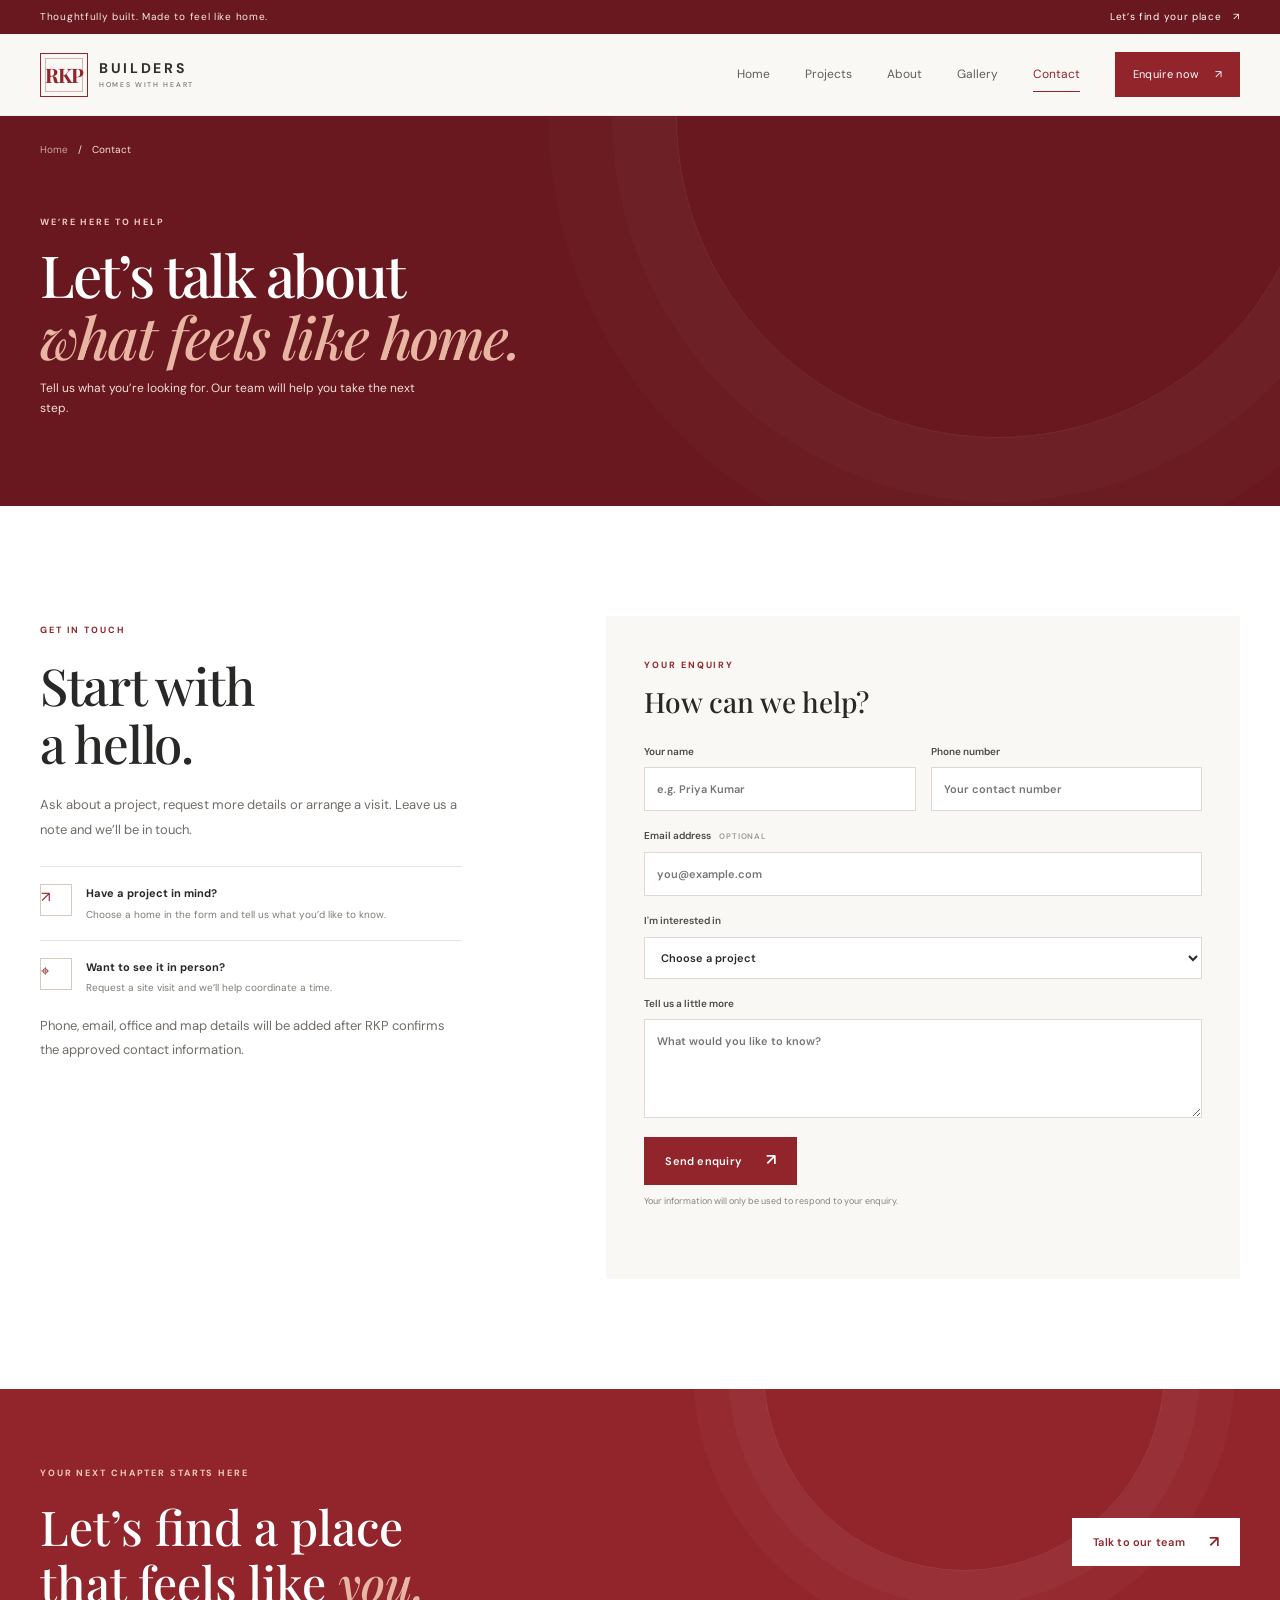
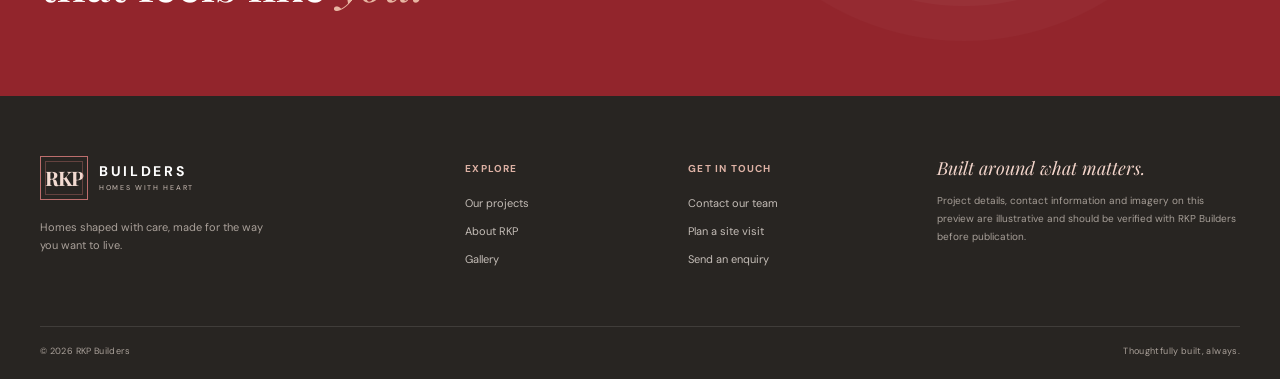
<file: contact.html>
<!doctype html><html lang="en"><head><meta charset="utf-8"><meta name="viewport" content="width=device-width,initial-scale=1"><meta name="theme-color" content="#8f2028"><meta name="description" content="Talk to RKP Builders about your next home."><title>Contact | RKP Builders</title><link rel="preconnect" href="https://fonts.googleapis.com"><link rel="preconnect" href="https://fonts.gstatic.com" crossorigin><link href="https://fonts.googleapis.com/css2?family=DM+Sans:wght@400;500;600;700&family=Playfair+Display:wght@500;600;700&display=swap" rel="stylesheet"><link rel="stylesheet" href="styles.css"></head><body data-page="contact"><div id="site-header"></div><main id="app"></main><div id="site-footer"></div><script src="app.js"></script></body></html>
</file>
<file: styles.css>
:root{--red:#92252c;--red-dark:#68181e;--red-soft:#b84b4f;--ink:#292826;--muted:#77736d;--paper:#faf8f5;--white:#fff;--line:#e8e3dc;--serif:'Playfair Display',Georgia,serif;--sans:'DM Sans',Arial,sans-serif;--ease:cubic-bezier(.22,.68,0,1.04)}
*{box-sizing:border-box}html{scroll-behavior:smooth;scroll-padding-top:100px}body{margin:0;background:var(--paper);color:var(--ink);font-family:var(--sans);font-size:15px;line-height:1.65;-webkit-font-smoothing:antialiased}body.menu-open{overflow:hidden}img{display:block;width:100%;height:100%;object-fit:cover}a{color:inherit;text-decoration:none}button,input,textarea,select{font:inherit}button{color:inherit}.container{width:min(1200px,calc(100% - 80px));margin-inline:auto}.topline{background:var(--red-dark);color:#f5eae7;font-size:10px;letter-spacing:.07em}.topline-inner{min-height:34px;display:flex;justify-content:space-between;align-items:center}.topline a{color:#fff}.topline a span{margin-left:8px}.header{height:82px;background:rgba(250,248,245,.97);position:sticky;top:0;z-index:20;border-bottom:1px solid rgba(58,48,39,.06);transition:box-shadow .3s,background .3s}.header.scrolled{box-shadow:0 6px 26px #2d1c1712;background:#faf8f5f7}.nav-wrap{height:100%;display:flex;align-items:center;justify-content:space-between}.brand{display:flex;align-items:center;gap:11px}.brand-mark{width:48px;height:44px;display:grid;place-items:center;border:1px solid var(--red);color:var(--red);font-family:var(--serif);font-weight:700;font-size:20px;letter-spacing:-1px;position:relative}.brand-mark:after{content:"";position:absolute;inset:4px;border:1px solid #92252c55}.brand-text{font-size:14px;letter-spacing:.19em;line-height:1;font-weight:700;color:#302d2a}.brand-text small{display:block;font-size:7px;letter-spacing:.24em;font-weight:500;color:var(--muted);margin-top:6px}.nav{display:flex;align-items:center;gap:35px}.nav>a:not(.nav-cta){font-size:12px;color:#615d58;position:relative;padding:12px 0;transition:color .2s}.nav>a:not(.nav-cta):after{content:"";position:absolute;bottom:4px;left:0;width:100%;height:1px;background:var(--red);transform:scaleX(0);transform-origin:right;transition:transform .3s var(--ease)}.nav>a:not(.nav-cta):hover,.nav>a.active{color:var(--red)}.nav>a:not(.nav-cta):hover:after,.nav>a.active:after{transform:scaleX(1);transform-origin:left}.nav-cta{background:var(--red);color:white;padding:13px 18px;font-size:11px;letter-spacing:.03em;transition:background .2s,transform .2s}.nav-cta:hover{background:var(--red-dark);transform:translateY(-2px)}.nav-cta span{margin-left:12px}.menu-toggle{display:none}.hero{height:min(690px,calc(100svh - 116px));min-height:590px;position:relative;background:#302b25;color:white;overflow:hidden}.hero-image,.hero-shade{position:absolute;inset:0}.hero-image img{object-position:center 58%;animation:heroImage 1.7s cubic-bezier(.2,.65,.25,1) both;transform:scale(1.05)}.hero-shade{background:linear-gradient(90deg,rgba(27,24,21,.7),rgba(27,24,21,.3) 52%,rgba(27,24,21,.06)),linear-gradient(0deg,rgba(20,18,16,.35),transparent 45%)}.hero-content{position:relative;height:100%;display:flex;flex-direction:column;align-items:flex-start;justify-content:center;padding-bottom:35px}.eyebrow{font-size:9px;letter-spacing:.21em;color:var(--red);font-weight:700;display:inline-block}.eyebrow.light{color:#f0c9bc}.hero h1,.page-hero h1,.detail-content h1{font:500 clamp(46px,6vw,82px)/1.06 var(--serif);letter-spacing:-.035em;margin:22px 0 16px;max-width:780px}.hero h1 em,.page-hero h1 em,.detail-content h1 em,.footer-cta h2 em,.project-enquire h2 em{font-weight:500;color:#e7b5a2}.hero-content>p{font-size:14px;color:#f3efea;margin:0 0 30px}.hero-buttons{display:flex;align-items:center;gap:27px}.button{display:inline-flex;align-items:center;justify-content:center;gap:24px;min-height:48px;padding:0 21px;font-size:11px;font-weight:600;letter-spacing:.02em;border:0;cursor:pointer;transition:transform .25s var(--ease),box-shadow .25s,background .25s}.button:hover{transform:translateY(-3px);box-shadow:0 9px 22px #23161229}.button-red{color:#fff;background:var(--red)}.button-red:hover{background:var(--red-dark)}.button-red span,.button-outline span,.button-light span{font-size:16px;transition:transform .25s}.button:hover span{transform:translate(3px,-2px)}.text-link{font-size:11px;font-weight:700;color:var(--red);display:inline-flex;align-items:center;gap:15px}.text-link span{font-size:17px;transition:transform .25s var(--ease)}.text-link:hover span{transform:translateX(5px)}.light-link{color:white}.hero-caption{position:absolute;right:max(40px,calc((100vw - 1200px)/2));bottom:34px;display:flex;gap:20px;align-items:center;font-size:9px;letter-spacing:.12em}.hero-caption span:first-child{color:#e4b7a4}.hero-scroll{position:static;writing-mode:horizontal-tb;font-size:8px;letter-spacing:.17em;color:#eee8e2;display:flex;align-items:center;align-self:flex-start;flex-direction:row;gap:8px;margin-top:40px;white-space:nowrap}.hero-scroll span{font-size:14px;animation:nudgeDown 1.4s ease-in-out infinite}.section-pad{padding:110px 0}.intro{background:var(--paper)}.intro-grid{display:grid;grid-template-columns:.8fr 1.2fr;gap:12%;align-items:center}.intro-mark{align-self:stretch;display:flex;flex-direction:column;justify-content:space-between;border-right:1px solid var(--line);padding:18px 0}.intro-mark .eyebrow{max-width:145px;line-height:1.7}.big-number{font:500 150px/.9 var(--serif);color:#292826;letter-spacing:-.08em}.big-number span{color:#B84B4F}.intro-copy h2,.section-title h2,.story-copy h2,.about-lead h2,.contact-copy h2,.detail-intro h2,.feature-copy h2{font:500 clamp(34px,4vw,51px)/1.15 var(--serif);letter-spacing:-.025em;margin:15px 0 20px}.intro-copy h2 em,.story-copy h2 em,.about-lead h2 em,.detail-intro h2 em{color:var(--red-soft);font-weight:500}.intro-copy p,.story-copy>p,.about-lead p,.contact-copy>p,.detail-intro-grid>div>p{font-size:13px;color:#716c66;max-width:480px;line-height:1.9;margin:0 0 24px}.projects-section{background:#fff}.section-title{margin-bottom:42px;max-width:570px}.section-title h2{margin:13px 0;font-size:43px}.section-title>p{font-size:12px;color:var(--muted);max-width:430px}.project-grid{display:grid;grid-template-columns:1fr 1fr;gap:28px}.project-grid-three{grid-template-columns:repeat(3,1fr);gap:22px}.project-card{min-width:0}.project-image{height:340px;display:block;position:relative;overflow:hidden;background:#ded9d2}.project-grid-three .project-image{height:270px}.project-image img{transition:transform .8s cubic-bezier(.2,.7,.2,1);will-change:transform}.project-card:hover .project-image img{transform:scale(1.045)}.status{position:absolute;left:18px;top:18px;background:rgba(250,248,245,.94);color:var(--red);font-size:9px;letter-spacing:.1em;text-transform:uppercase;padding:8px 12px}.image-arrow{position:absolute;right:16px;bottom:16px;background:var(--red);color:white;width:38px;height:38px;display:grid;place-items:center;font-size:16px;transition:transform .3s,background .3s}.project-card:hover .image-arrow{transform:rotate(45deg);background:var(--red-dark)}.project-info{padding:18px 1px 0}.project-place{font-size:9px;letter-spacing:.12em;text-transform:uppercase;color:#888078}.project-info h3{font:500 26px var(--serif);margin:5px 0 13px}.project-meta{border-top:1px solid var(--line);padding-top:12px;display:flex;justify-content:space-between;align-items:center;font-size:10px;color:#77716a}.project-meta a{color:var(--red);font-weight:700}.project-meta b{font-size:14px;margin-left:7px}.section-link{text-align:center;margin-top:40px}.button-outline{border:1px solid #c9beb3;color:var(--red);background:transparent}.button-outline:hover{border-color:var(--red);background:white}.values-band{background:#762027;color:white;padding:83px 0;position:relative;overflow:hidden}.values-band:after{content:"RKP";position:absolute;right:-20px;bottom:-105px;font:700 310px/.9 var(--serif);color:#ffffff09;pointer-events:none}.values-inner{display:grid;grid-template-columns:1.25fr repeat(3,1fr);gap:42px;position:relative;z-index:1}.values-heading h2,.footer-cta h2,.project-enquire h2{font:500 39px/1.16 var(--serif);margin:15px 0}.values-heading h2 em{color:#e8baaa}.value-item{border-top:1px solid #ffffff59;padding-top:18px}.value-item>span{font:italic 13px var(--serif);color:#e9b4a5}.value-item h3{font:500 18px var(--serif);margin:24px 0 8px}.value-item p{font-size:11px;line-height:1.8;color:#e8d9d3;max-width:180px}.story-grid{display:grid;grid-template-columns:1.05fr .95fr;gap:9%;align-items:center}.story-photo{height:490px;position:relative}.story-photo img{object-position:center}.photo-note{position:absolute;left:-20px;bottom:24px;background:#fff;padding:14px 18px;color:var(--red);font:italic 14px var(--serif);box-shadow:0 8px 28px #20191414}.story-copy{position:relative;padding:30px 0}.story-copy h2{font-size:48px}.story-copy>p{margin-bottom:22px}.story-stamp{width:92px;height:92px;border:1px solid #c8bdb4;border-radius:50%;position:absolute;right:0;bottom:-62px;display:flex;flex-direction:column;align-items:center;justify-content:center;color:var(--red);transform:rotate(-11deg)}.story-stamp span{font:700 22px var(--serif)}.story-stamp small{text-align:center;font-size:6px;line-height:1.3;letter-spacing:.13em}.gallery-strip{padding:20px 0 100px;background:#f0ede8}.gallery-strip-head{display:flex;align-items:end;justify-content:space-between}.gallery-strip-head .section-title{margin-bottom:25px}.gallery-strip-head .section-title h2{font-size:37px}.gallery-teasers{display:grid;grid-template-columns:1.1fr .9fr 1fr;gap:7px}.gallery-teasers a{height:310px;position:relative;overflow:hidden}.gallery-teasers a:after{content:"";position:absolute;inset:45% 0 0;background:linear-gradient(transparent,#14120fc9)}.gallery-teasers img{transition:transform .8s}.gallery-teasers a:hover img{transform:scale(1.04)}.gallery-teasers a>span{position:absolute;z-index:1;bottom:20px;left:22px;color:#fff;font:500 20px var(--serif)}.gallery-teasers b{font:400 14px var(--sans);margin-left:14px}.footer-cta{background:var(--red);color:#fff;padding:70px 0;position:relative;overflow:hidden}.footer-cta:after{content:"";position:absolute;width:400px;height:400px;border:1px solid #ffffff1b;border-radius:50%;right:9%;top:-220px;box-shadow:0 0 0 35px #ffffff08,0 0 0 70px #ffffff06}.footer-cta-inner{display:flex;align-items:center;justify-content:space-between;position:relative;z-index:1}.footer-cta h2{font-size:48px}.button-light{background:#fff;color:var(--red)}.footer{background:#282522;color:#f8f4ef;padding:60px 0 20px}.footer-grid{display:grid;grid-template-columns:1.5fr .7fr .8fr 1.2fr;gap:46px;padding-bottom:48px}.brand-footer .brand-mark{color:#f3dbd2;border-color:#bd6e6d}.brand-footer .brand-mark:after{border-color:#bd6e6d66}.brand-footer .brand-text{color:#fff}.brand-footer .brand-text small{color:#b9ada5}.footer-grid>div:first-child>p{font-size:11px;color:#aaa19a;max-width:225px;margin-top:18px}.footer-grid h3{font-size:10px;letter-spacing:.12em;text-transform:uppercase;color:#deb2a5;margin:5px 0 17px}.footer-grid>div:not(:first-child)>a{display:block;font-size:11px;color:#c4bdb7;margin:10px 0;transition:color .2s}.footer-grid>div>a:hover{color:#fff}.footer-note>span{font:italic 18px var(--serif);color:#f2d4ca}.footer-note p{font-size:10px;color:#a69e97;line-height:1.8}.copyright{border-top:1px solid #ffffff1c;padding-top:17px;display:flex;justify-content:space-between;color:#aaa19a;font-size:9px;letter-spacing:.04em}.mobile-actions{display:none}.page-hero{position:relative;background:var(--red-dark);color:#fff;overflow:hidden}.page-hero:after{content:"";position:absolute;width:50vw;height:50vw;border:1px solid #ffffff15;border-radius:50%;right:-3vw;top:-25vw;box-shadow:0 0 0 5vw #ffffff05,0 0 0 10vw #ffffff04}.page-hero-small{min-height:390px;padding:26px 0 58px}.breadcrumbs{display:flex;gap:10px;align-items:center;font-size:10px;color:#f6ded4;margin-bottom:49px;position:relative;z-index:1}.breadcrumbs a{opacity:.7}.breadcrumbs a:hover{opacity:1}.page-hero .eyebrow{position:relative;z-index:1}.page-hero h1{font-size:58px;margin:12px 0}.page-hero p{font-size:12px;color:#f0deda;max-width:400px}.page-hero .container{position:relative;z-index:1}.filters{display:flex;gap:10px;flex-wrap:wrap;margin:0 0 33px}.filter{border:1px solid #e2dbd2;background:transparent;color:#69635d;font-size:10px;padding:10px 17px;cursor:pointer;transition:all .2s}.filter:hover,.filter.active{background:var(--red);color:white;border-color:var(--red)}.content-note{color:#938b83;font-size:10px;line-height:1.7;margin-top:27px}.project-grid [hidden],.gallery-item[hidden]{display:none}.detail-hero{height:490px;position:relative;color:white;background:#292521}.detail-image,.detail-overlay{position:absolute;inset:0}.detail-image img{object-position:center 55%}.detail-overlay{background:linear-gradient(90deg,#201b18b8,#201b1840 70%),linear-gradient(0deg,#201b1870,transparent 60%)}.detail-content{height:100%;display:flex;flex-direction:column;justify-content:end;padding-bottom:58px;position:relative}.detail-content .breadcrumbs{margin-bottom:auto;padding-top:27px}.detail-content .status{position:relative;left:0;top:0;align-self:flex-start;margin-bottom:6px}.detail-content h1{font-size:61px;margin:5px 0 6px}.detail-content>p{font-size:12px;color:#f3e8e0}.detail-content>p span{margin-inline:8px;color:#e4b7a4}.detail-intro{background:#fff}.detail-intro-grid{display:grid;grid-template-columns:1fr .8fr;gap:12%;align-items:center}.detail-intro h2{font-size:43px}.detail-intro-grid>div>p{margin:0 0 25px}.detail-features{background:#f0ede8;padding:85px 0}.feature-grid{display:grid;grid-template-columns:1fr .8fr;gap:10%;align-items:center}.feature-grid>div:first-child{height:440px}.feature-copy h2{font-size:43px}.feature-copy>p{color:#716c66;font-size:12px;line-height:1.9}.feature-list{border-top:1px solid #d7d0c7;margin-top:25px}.feature-list span{display:block;padding:13px 0;border-bottom:1px solid #d7d0c7;font-size:11px}.feature-list span:before{content:'↗';color:var(--red);margin-right:12px}.detail-gallery{display:grid;grid-template-columns:1.15fr .85fr .85fr;gap:15px;height:300px}.project-enquire{background:#722027;color:#fff;padding:68px 0;position:relative;overflow:hidden}.project-enquire h2{font-size:46px}.project-enquire .button{margin-top:10px}.about-lead{display:grid;grid-template-columns:.8fr 1.2fr;gap:14%;align-items:start}.about-lead h2{font-size:52px}.about-lead .lead{font:500 22px/1.5 var(--serif);color:#45413d;margin:0 0 19px}.about-image{height:490px;position:relative}.about-image:after{content:"";position:absolute;inset:50% 0 0;background:linear-gradient(transparent,#17130eb5)}.about-image-caption{position:absolute;z-index:1;left:max(40px,calc((100vw - 1200px)/2));right:max(40px,calc((100vw - 1200px)/2));bottom:30px;color:#fff;display:flex;justify-content:space-between;font-size:10px;letter-spacing:.12em}.principles{display:grid;grid-template-columns:repeat(3,1fr);gap:34px}.principles article{padding-top:18px;border-top:1px solid #cfc6bb}.principles article span{color:var(--red);letter-spacing:.13em;font-size:9px}.principles h3{font:500 24px var(--serif);margin:23px 0 8px}.principles p{font-size:11px;color:#77716a;line-height:1.9;max-width:275px}.about-quote{padding:80px 0;background:#782128;color:white;text-align:center}.quote-mark{font:100px/.7 var(--serif);color:#e9b8a8}.about-quote blockquote{font:500 39px var(--serif);margin:14px auto 23px}.gallery-grid{display:grid;grid-template-columns:repeat(3,1fr);grid-auto-rows:235px;gap:15px}.gallery-item{margin:0;position:relative;overflow:hidden;background:#e3ded6}.gallery-item.tall{grid-row:span 2}.gallery-item img{transition:transform .7s}.gallery-item:hover img{transform:scale(1.05)}.gallery-item:after{content:"";position:absolute;inset:55% 0 0;background:linear-gradient(transparent,#181512bd)}.gallery-item figcaption{position:absolute;z-index:1;bottom:15px;left:17px;right:17px;color:#fff;display:flex;justify-content:space-between;align-items:end}.gallery-item figcaption span{font:500 19px var(--serif)}.gallery-item figcaption small{font-size:8px;letter-spacing:.13em;text-transform:uppercase}.contact-section{background:#fff}.contact-grid{display:grid;grid-template-columns:.8fr 1.2fr;gap:12%;align-items:start}.contact-copy h2{font-size:51px}.contact-detail{display:flex;gap:14px;padding:17px 0;border-top:1px solid var(--line)}.contact-icon{width:32px;height:32px;display:grid;place-items:center;border:1px solid #d8c9bd;color:var(--red);flex:none}.contact-detail b,.contact-detail span{display:block}.contact-detail b{font-size:11px}.contact-detail div span{color:#817b74;font-size:10px;margin-top:4px}.enquiry-form{background:var(--paper);padding:35px 38px}.enquiry-form h3{font:500 28px var(--serif);margin:7px 0 24px}.enquiry-form label{display:block;font-size:10px;font-weight:600;color:#4e4944;margin-bottom:17px}.form-row{display:grid;grid-template-columns:1fr 1fr;gap:15px}.enquiry-form input,.enquiry-form textarea,.enquiry-form select{display:block;width:100%;margin-top:7px;border:1px solid #e0d9d1;background:#fff;padding:12px;color:var(--ink);font-size:11px;border-radius:0;outline:none;transition:border .2s,box-shadow .2s}.enquiry-form input:focus,.enquiry-form textarea:focus,.enquiry-form select:focus{border-color:var(--red);box-shadow:0 0 0 3px #92252c12}.enquiry-form textarea{resize:vertical}.optional{color:#999;font-size:8px;margin-left:6px;letter-spacing:.1em}.form-privacy,.form-result{font-size:9px;color:#89827a}.form-result{color:#6d1d24;font-weight:600;min-height:18px}.enquiry-form button{margin-top:2px}
/* Motion: soft, staggered entrances with restrained hover feedback. */
.reveal{opacity:0;transform:translateY(26px);transition:opacity .75s var(--ease),transform .75s var(--ease);transition-delay:var(--delay,0ms)}.reveal.from-left{transform:translateX(-24px)}.reveal.from-right{transform:translateX(24px)}.reveal.is-visible{opacity:1;transform:translate(0,0)}.hero .eyebrow,.hero h1,.hero-content>p,.hero-buttons{opacity:0;animation:heroRise .8s var(--ease) forwards}.hero .eyebrow{animation-delay:.25s}.hero h1{animation-delay:.4s}.hero-content>p{animation-delay:.57s}.hero-buttons{animation-delay:.7s}.project-card,.value-item,.principles article,.gallery-item{transition:transform .35s var(--ease),box-shadow .35s}.project-card:hover{transform:translateY(-5px)}.gallery-item:hover{box-shadow:0 13px 28px #24160e1b}.header{animation:headerDown .55s ease both}.button:active,.filter:active{transform:scale(.98)}@keyframes heroRise{from{opacity:0;transform:translateY(22px)}to{opacity:1;transform:translateY(0)}}@keyframes heroImage{from{transform:scale(1.12);filter:brightness(.8)}to{transform:scale(1.02);filter:brightness(1)}}@keyframes nudgeDown{0%,100%{transform:translateY(0)}50%{transform:translateY(5px)}}@keyframes headerDown{from{opacity:.7}to{opacity:1}}
@media(max-width:1000px){.container{width:min(100% - 52px,900px)}.nav{gap:22px}.hero{min-height:540px;height:75svh}.project-grid-three{grid-template-columns:repeat(2,1fr)}.project-grid-three .project-image{height:290px}.values-inner{grid-template-columns:1fr 1fr;gap:28px}.values-heading{grid-column:1/-1}.footer-grid{grid-template-columns:1.2fr 1fr 1fr;gap:32px}.footer-note{grid-column:1/-1;max-width:480px}.story-photo{height:430px}.gallery-teasers a{height:250px}.section-pad{padding:85px 0}}
@media(max-width:700px){html{scroll-padding-top:76px}.container{width:calc(100% - 38px)}.topline-inner{min-height:30px;font-size:8px}.topline-inner>span{max-width:65%}.header{height:68px}.brand-mark{width:40px;height:37px;font-size:17px}.brand-text{font-size:12px}.brand-text small{font-size:6px}.menu-toggle{display:flex;width:42px;height:42px;align-items:center;justify-content:center;flex-direction:column;gap:6px;border:1px solid #e4dcd4;background:transparent;z-index:22}.menu-toggle span{width:17px;height:1px;background:var(--red);transition:transform .25s}.menu-toggle[aria-expanded=true] span:first-child{transform:translateY(3.5px) rotate(45deg)}.menu-toggle[aria-expanded=true] span:last-child{transform:translateY(-3.5px) rotate(-45deg)}.nav{position:fixed;inset:98px 0 0;background:var(--paper);z-index:21;display:flex;flex-direction:column;align-items:stretch;justify-content:flex-start;gap:0;padding:22px 26px 100px;transform:translateX(100%);visibility:hidden;transition:transform .35s var(--ease),visibility .35s}.nav.open{transform:translateX(0);visibility:visible}.nav>a:not(.nav-cta){font:500 27px var(--serif);padding:16px 0;border-bottom:1px solid var(--line)}.nav>a:not(.nav-cta):after{display:none}.nav-cta{margin-top:22px;padding:16px;font-size:12px;display:flex;justify-content:space-between}.hero{height:calc(82svh - 98px);min-height:510px;max-height:690px}.hero-image img{object-position:58% center}.hero-shade{background:linear-gradient(90deg,#211e1bd9,#211e1b70 72%,#211e1b30),linear-gradient(0deg,#17141162,transparent 45%)}.hero-content{padding-bottom:0;justify-content:center}.hero h1{font-size:clamp(46px,12vw,66px);margin:18px 0 13px}.hero-content>p{max-width:290px;font-size:12px;line-height:1.7}.hero-buttons{gap:18px;flex-wrap:wrap}.button{min-height:46px;padding:0 16px;gap:16px;font-size:10px}.hero-caption{right:19px;bottom:20px;font-size:8px}.hero-scroll{left:19px;bottom:19px;font-size:7px}.section-pad{padding:68px 0}.intro-grid{grid-template-columns:1fr;gap:20px}.intro-mark{border-right:0;border-bottom:1px solid var(--line);padding:0 0 13px;flex-direction:row;align-items:center}.big-number{font-size:75px}.intro-copy h2,.section-title h2,.story-copy h2,.about-lead h2,.contact-copy h2,.detail-intro h2,.feature-copy h2{font-size:35px}.intro-copy p,.story-copy>p{font-size:12px}.section-title{margin-bottom:28px}.section-title h2{margin:9px 0}.section-title>p{font-size:11px}.project-grid,.project-grid-three{grid-template-columns:1fr;gap:27px}.project-image,.project-grid-three .project-image{height:clamp(235px,70vw,350px)}.project-info h3{font-size:23px}.section-link{margin-top:28px}.values-band{padding:62px 0}.values-inner{grid-template-columns:1fr 1fr;gap:20px}.values-heading{grid-column:1/-1}.values-heading h2{font-size:34px}.value-item h3{font-size:16px;margin-top:18px}.value-item p{font-size:10px}.story-grid{grid-template-columns:1fr;gap:33px}.story-photo{height:clamp(280px,90vw,430px);margin-left:9px}.photo-note{left:-9px;bottom:16px;font-size:12px;padding:11px 14px}.story-copy{padding:0}.story-stamp{right:5px;bottom:-33px;width:72px;height:72px}.story-stamp span{font-size:18px}.story-stamp small{font-size:5px}.gallery-strip{padding:10px 0 60px}.gallery-strip-head{align-items:start;flex-direction:column;gap:0}.gallery-strip-head .section-title{margin-bottom:20px}.gallery-strip-head .section-title h2{font-size:33px}.gallery-teasers{grid-template-columns:1fr 1fr;gap:6px}.gallery-teasers a{height:190px}.gallery-teasers a:first-child{grid-column:span 2;height:230px}.gallery-teasers a>span{font-size:16px;left:14px;bottom:13px}.footer-cta{padding:53px 0}.footer-cta-inner{align-items:flex-start;flex-direction:column;gap:17px}.footer-cta h2{font-size:40px;margin:11px 0}.footer-cta:after{right:-250px}.footer{padding:43px 0 80px}.footer-grid{grid-template-columns:1fr 1fr;gap:28px 20px;padding-bottom:30px}.footer-grid>div:first-child{grid-column:1/-1}.footer-note{grid-column:1/-1}.copyright{font-size:8px}.mobile-actions{position:fixed;z-index:19;display:grid;grid-template-columns:1fr 1fr;left:0;right:0;bottom:0;padding:8px 10px calc(8px + env(safe-area-inset-bottom));background:#faf8f5f2;border-top:1px solid #ded7cf;backdrop-filter:blur(12px);gap:8px}.mobile-actions a{min-height:42px;display:grid;place-items:center;background:var(--red);color:#fff;font-size:10px;font-weight:700}.mobile-actions a+ a{color:var(--red);background:transparent;border:1px solid #c7aba4}.page-hero-small{min-height:360px;padding:18px 0 46px}.breadcrumbs{margin-bottom:42px;font-size:9px}.page-hero h1{font-size:47px;margin:11px 0}.page-hero p{font-size:11px;max-width:320px}.page-hero:after{width:90vw;height:90vw;right:-50vw;top:-35vw}.filters{gap:7px;margin-bottom:24px}.filter{padding:9px 11px;font-size:9px}.detail-hero{height:440px}.detail-content{padding-bottom:42px}.detail-content h1{font-size:43px}.detail-intro-grid,.feature-grid{grid-template-columns:1fr;gap:20px}.detail-intro h2{font-size:35px}.detail-features{padding:50px 0}.feature-grid>div:first-child{height:300px}.feature-copy h2{font-size:35px}.detail-gallery{grid-template-columns:1fr 1fr;grid-template-rows:180px 180px;height:auto;gap:8px}.detail-gallery img:first-child{grid-column:span 2}.project-enquire{padding:52px 0}.project-enquire h2{font-size:38px}.about-lead{grid-template-columns:1fr;gap:18px}.about-lead h2{font-size:41px;margin-bottom:0}.about-lead .lead{font-size:19px}.about-image{height:320px}.about-image-caption{left:19px;right:19px;bottom:16px;align-items:end;gap:14px;font-size:8px}.about-image-caption span:last-child{text-align:right;letter-spacing:.02em}.principles{grid-template-columns:1fr;gap:23px}.principles article{padding-top:13px}.principles h3{font-size:21px;margin:14px 0 5px}.principles p{margin:0}.about-quote{padding:59px 0}.about-quote blockquote{font-size:31px;max-width:320px}.gallery-grid{grid-template-columns:1fr 1fr;grid-auto-rows:170px;gap:8px}.gallery-item.tall{grid-row:span 2}.gallery-item figcaption{left:10px;right:10px;bottom:10px;display:block}.gallery-item figcaption span{display:block;font-size:16px}.gallery-item figcaption small{font-size:7px}.contact-grid{grid-template-columns:1fr;gap:30px}.contact-copy h2{font-size:41px;margin:10px 0}.contact-copy>p{font-size:11px}.enquiry-form{padding:25px 18px}.enquiry-form h3{font-size:24px}.form-row{grid-template-columns:1fr;gap:0}.form-row label{margin-bottom:14px}.content-note{font-size:9px}}
@media(max-width:380px){.container{width:calc(100% - 30px)}.topline{font-size:7px}.hero h1{font-size:43px}.hero-buttons{gap:13px}.button{padding:0 12px}.nav{padding-inline:20px}.values-inner{gap:14px}.gallery-grid{grid-auto-rows:145px}.detail-content h1{font-size:37px}}
@media(prefers-reduced-motion:reduce){*,*::before,*::after{scroll-behavior:auto!important;animation-duration:.01ms!important;animation-iteration-count:1!important;transition-duration:.01ms!important}.reveal{opacity:1;transform:none}}
@media(max-width:700px){.hero-scroll{position:static;left:auto;bottom:auto;writing-mode:horizontal-tb;flex-direction:row;align-self:flex-start;transform:none;margin-top:40px;white-space:nowrap;gap:8px;font-size:8px}.hero-scroll span{font-size:13px}}

@media(max-width:700px){.mobile-actions{grid-template-columns:repeat(3,minmax(0,1fr));gap:0;padding:0 4px calc(env(safe-area-inset-bottom));background:var(--red-dark);border-top:0;backdrop-filter:none}.mobile-actions a,.mobile-actions a+a{min-height:50px;display:grid;place-items:center;background:transparent;color:#fff;border:0;font-size:9px;font-weight:600;letter-spacing:.12em;text-transform:uppercase;white-space:nowrap}.mobile-actions a:active{background:#ffffff18}}
@media(max-width:700px){.header{z-index:100}.nav{z-index:101;top:98px;right:0;bottom:0;left:0;width:100%;min-height:calc(100dvh - 98px);background-color:#faf8f5;opacity:1;isolation:isolate;overflow-y:auto}.nav.open{background-color:#faf8f5;opacity:1}.menu-toggle{z-index:102}}
</file>
